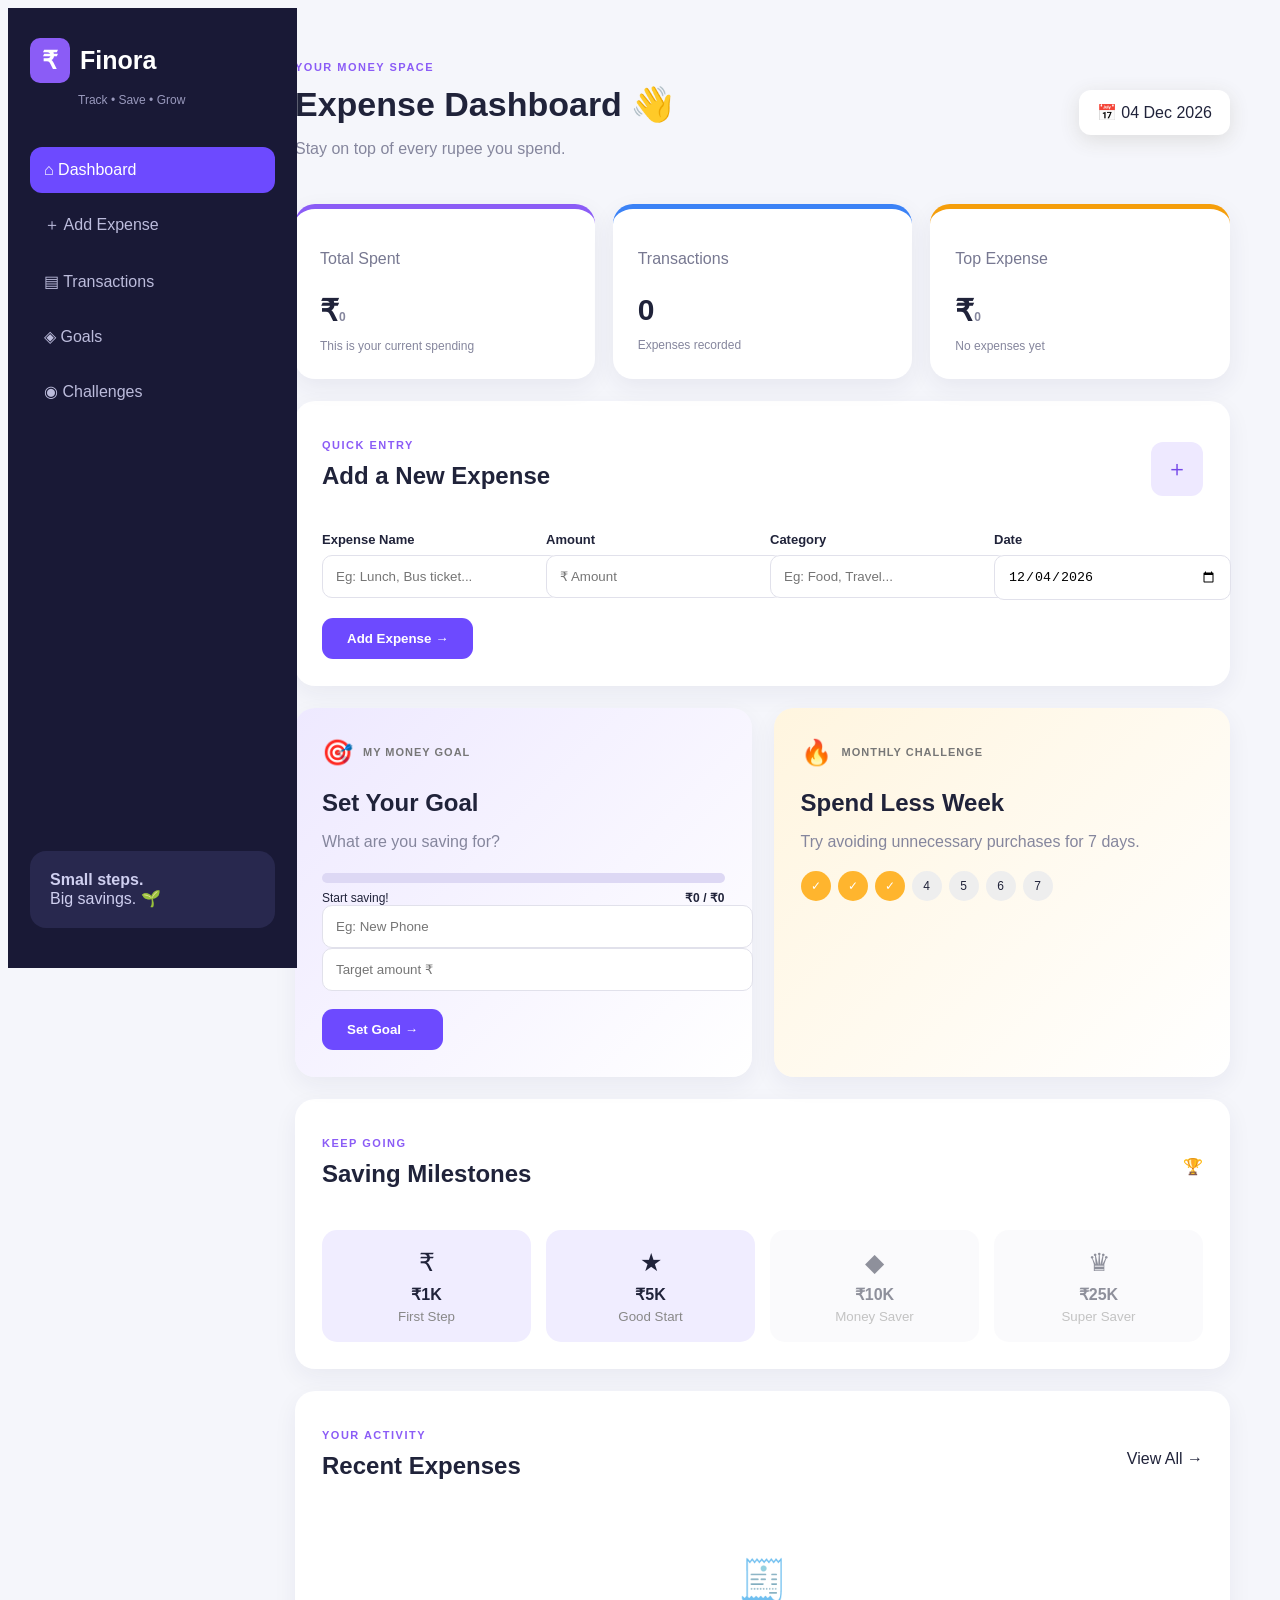
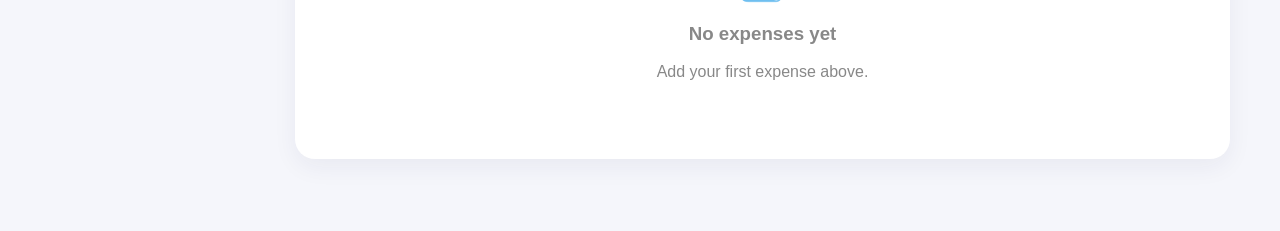
<file: index.html>
<!DOCTYPE html>
<html lang="en">
<head>
    <meta charset="UTF-8">
    <meta name="viewport" content="width=device-width, initial-scale=1.0">
    <title>Finora - Expense Tracker</title>
    <link rel="stylesheet" href="static/style.css">
</head>

<body>

<div class="app">

    <!-- SIDEBAR -->
    <aside class="sidebar">
        <div class="logo">
            <span>₹</span>
            Finora
        </div>

        <p class="tagline">Track • Save • Grow</p>

        <nav>
            <a class="active" href="#dashboard">⌂ Dashboard</a>
            <a href="#add-expense">＋ Add Expense</a>
            <a href="#transactions">▤ Transactions</a>
            <a href="#goal">◈ Goals</a>
            <a href="#challenge">◉ Challenges</a>
        </nav>

        <div class="side-note">
            <strong>Small steps.</strong>
            <br>
            Big savings. 🌱
        </div>
    </aside>


    <!-- MAIN -->
    <main class="main" id="dashboard">

        <header>
            <div>
                <p class="welcome">YOUR MONEY SPACE</p>

                <h1>Expense Dashboard 👋</h1>

                <p class="subtitle">
                    Stay on top of every rupee you spend.
                </p>
            </div>

            <div class="date-box">
                📅 <span id="today"></span>
            </div>
        </header>


        <!-- SUMMARY -->
        <section class="summary">

            <div class="stat purple">
                <p>Total Spent</p>
                <h2>₹<span id="total">0</span></h2>
                <span>This is your current spending</span>
            </div>

            <div class="stat blue">
                <p>Transactions</p>
                <h2 id="count">0</h2>
                <span>Expenses recorded</span>
            </div>

            <div class="stat orange">
                <p>Top Expense</p>
                <h2>₹<span id="topAmount">0</span></h2>
                <span id="topName">No expenses yet</span>
            </div>

        </section>


        <!-- ADD EXPENSE -->
        <section class="add-card" id="add-expense">

            <div class="section-heading">
                <div>
                    <p class="small-label">QUICK ENTRY</p>
                    <h2>Add a New Expense</h2>
                </div>

                <span class="icon">＋</span>
            </div>

            <form id="expenseForm">

                <div class="form-grid">

                    <div>
                        <label>Expense Name</label>
                        <input
                            type="text"
                            id="expenseName"
                            placeholder="Eg: Lunch, Bus ticket..."
                            required
                        >
                    </div>

                    <div>
                        <label>Amount</label>
                        <input
                            type="number"
                            id="expenseAmount"
                            placeholder="₹ Amount"
                            min="1"
                            required
                        >
                    </div>

                    <div>
                        <label>Category</label>
                        <input
                            type="text"
                            id="expenseCategory"
                            placeholder="Eg: Food, Travel..."
                            required
                        >
                    </div>

                    <div>
                        <label>Date</label>
                        <input
                            type="date"
                            id="expenseDate"
                            required
                        >
                    </div>

                </div>

                <button type="submit">
                    Add Expense →
                </button>

            </form>

        </section>


        <!-- GOAL + CHALLENGE -->
        <section class="two-column">

            <!-- GOAL -->
            <div class="goal-card" id="goal">

                <div class="card-top">
                    <span>🎯</span>
                    <p>MY MONEY GOAL</p>
                </div>

                <h2 id="goalTitle">Set Your Goal</h2>

                <p class="muted" id="goalQuestion">
                    What are you saving for?
                </p>

                <div class="progress">
                    <div id="progressBar"></div>
                </div>

                <div class="progress-text">
                    <span id="progressMessage">Start saving!</span>
                    <strong>
                        ₹<span id="savedAmount">0</span> /
                        ₹<span id="goalTarget">0</span>
                    </strong>
                </div>

                <form id="goalForm">

                    <input
                        type="text"
                        id="goalName"
                        placeholder="Eg: New Phone"
                        required
                    >

                    <input
                        type="number"
                        id="goalTargetInput"
                        placeholder="Target amount ₹"
                        min="1"
                        required
                    >

                    <button type="submit">
                        Set Goal →
                    </button>

                </form>

            </div>


            <!-- CHALLENGE -->
            <div class="challenge-card" id="challenge">

                <div class="card-top">
                    <span>🔥</span>
                    <p>MONTHLY CHALLENGE</p>
                </div>

                <h2>Spend Less Week</h2>

                <p class="muted">
                    Try avoiding unnecessary purchases for 7 days.
                </p>

                <div class="days">
                    <span>✓</span>
                    <span>✓</span>
                    <span>✓</span>
                    <span>4</span>
                    <span>5</span>
                    <span>6</span>
                    <span>7</span>
                </div>

            </div>

        </section>


        <!-- SAVING MILESTONES -->
        <section class="milestone-card">

            <div class="section-heading">

                <div>
                    <p class="small-label">KEEP GOING</p>
                    <h2>Saving Milestones</h2>
                </div>

                <span>🏆</span>

            </div>

            <div class="milestones">

                <div class="milestone unlocked">
                    <div>₹</div>
                    <strong>₹1K</strong>
                    <small>First Step</small>
                </div>

                <div class="milestone unlocked">
                    <div>★</div>
                    <strong>₹5K</strong>
                    <small>Good Start</small>
                </div>

                <div class="milestone">
                    <div>◆</div>
                    <strong>₹10K</strong>
                    <small>Money Saver</small>
                </div>

                <div class="milestone">
                    <div>♛</div>
                    <strong>₹25K</strong>
                    <small>Super Saver</small>
                </div>

            </div>

        </section>


        <!-- TRANSACTIONS -->
        <section class="transactions" id="transactions">

            <div class="section-heading">

                <div>
                    <p class="small-label">YOUR ACTIVITY</p>
                    <h2>Recent Expenses</h2>
                </div>

                <span>View All →</span>

            </div>

            <div id="transactionList">

                <div class="empty">
                    <div>🧾</div>
                    <h3>No expenses yet</h3>
                    <p>Add your first expense above.</p>
                </div>

            </div>

        </section>

    </main>

</div>


<script>

    // DATE
    const todayElement = document.getElementById("today");
    const now = new Date();

    todayElement.textContent = now.toLocaleDateString("en-IN", {
        day: "2-digit",
        month: "short",
        year: "numeric"
    });

    document.getElementById("expenseDate").value =
        new Date().toISOString().split("T")[0];


    // DATA
    let expenses = JSON.parse(
        localStorage.getItem("finoraExpenses") || "[]"
    );

    let goal = JSON.parse(
        localStorage.getItem("finoraGoal") || "null"
    );


    // ELEMENTS
    const totalEl = document.getElementById("total");
    const countEl = document.getElementById("count");
    const topAmountEl = document.getElementById("topAmount");
    const topNameEl = document.getElementById("topName");
    const transactionList = document.getElementById("transactionList");

    const goalTitle = document.getElementById("goalTitle");
    const goalQuestion = document.getElementById("goalQuestion");
    const goalTargetEl = document.getElementById("goalTarget");
    const goalNameInput = document.getElementById("goalName");
    const goalTargetInput = document.getElementById("goalTargetInput");
    const progressBar = document.getElementById("progressBar");
    const progressMessage = document.getElementById("progressMessage");


    // SAVE EXPENSES
    function saveExpenses() {
        localStorage.setItem(
            "finoraExpenses",
            JSON.stringify(expenses)
        );
    }


    // RENDER EXPENSES
    function renderExpenses() {

        if (expenses.length === 0) {

            transactionList.innerHTML = `
                <div class="empty">
                    <div>🧾</div>
                    <h3>No expenses yet</h3>
                    <p>Add your first expense above.</p>
                </div>
            `;

        } else {

            transactionList.innerHTML = "";

            [...expenses].reverse().forEach(expense => {

                const item = document.createElement("div");
                item.className = "transaction";

                item.innerHTML = `
                    <div class="transaction-icon">₹</div>

                    <div class="transaction-info">
                        <strong>${escapeHtml(expense.name)}</strong>
                        <small>
                            ${escapeHtml(expense.category)}
                            •
                            ${escapeHtml(expense.date)}
                        </small>
                    </div>

                    <strong class="amount">
                        - ₹${Number(expense.amount).toLocaleString("en-IN")}
                    </strong>
                `;

                transactionList.appendChild(item);
            });
        }


        const total = expenses.reduce(
            (sum, item) => sum + Number(item.amount),
            0
        );

        totalEl.textContent = total.toLocaleString("en-IN");

        countEl.textContent = expenses.length;


        if (expenses.length > 0) {

            const biggest = [...expenses].sort(
                (a, b) => Number(b.amount) - Number(a.amount)
            )[0];

            topAmountEl.textContent =
                Number(biggest.amount).toLocaleString("en-IN");

            topNameEl.textContent = biggest.name;

        } else {

            topAmountEl.textContent = "0";
            topNameEl.textContent = "No expenses yet";
        }

        updateGoal();
    }


    // ADD EXPENSE
    document.getElementById("expenseForm").addEventListener(
        "submit",
        function(event) {

            event.preventDefault();

            const newExpense = {

                name:
                    document.getElementById("expenseName").value.trim(),

                amount:
                    Number(document.getElementById("expenseAmount").value),

                category:
                    document.getElementById("expenseCategory").value.trim(),

                date:
                    document.getElementById("expenseDate").value
            };

            expenses.push(newExpense);

            saveExpenses();

            this.reset();

            document.getElementById("expenseDate").value =
                new Date().toISOString().split("T")[0];

            renderExpenses();
        }
    );


    // SAVE GOAL
    document.getElementById("goalForm").addEventListener(
        "submit",
        function(event) {

            event.preventDefault();

            goal = {

                name:
                    goalNameInput.value.trim(),

                target:
                    Number(goalTargetInput.value)
            };

            localStorage.setItem(
                "finoraGoal",
                JSON.stringify(goal)
            );

            updateGoal();
        }
    );


    // GOAL UPDATE
    function updateGoal() {

        if (!goal || !goal.name || !goal.target) {

            goalTitle.textContent = "Set Your Goal";

            goalQuestion.textContent =
                "What are you saving for?";

            goalTargetEl.textContent = "0";

            progressBar.style.width = "0%";

            progressMessage.textContent =
                "Start saving!";

            return;
        }


        goalTitle.textContent = goal.name;

        goalQuestion.textContent =
            "Target: ₹" +
            Number(goal.target).toLocaleString("en-IN");

        goalTargetEl.textContent =
            Number(goal.target).toLocaleString("en-IN");


        const totalSpent = expenses.reduce(
            (sum, item) => sum + Number(item.amount),
            0
        );


        const progress =
            Math.min((totalSpent / goal.target) * 100, 100);

        progressBar.style.width = progress + "%";


        if (progress >= 100) {

            progressMessage.textContent =
                "Goal reached! 🎉";

        } else {

            progressMessage.textContent =
                "Keep going!";
        }

    }


    // BASIC HTML SAFETY
    function escapeHtml(value) {

        return String(value)
            .replaceAll("&", "&amp;")
            .replaceAll("<", "&lt;")
            .replaceAll(">", "&gt;")
            .replaceAll('"', "&quot;")
            .replaceAll("'", "&#039;");
    }


    // START
    renderExpenses();

</script>

</body>
</html>
</file>
<file: static/style.css>
. {
    box-sizing: border-box;
    margin: 0;
    padding: 0;
}

body {
    font-family: Arial, sans-serif;
    background: #f5f6fb;
    color: #20233a;
}

.app {
    display: flex;
    min-height: 100vh;
}


/* SIDEBAR */

.sidebar {
    width: 245px;
    background: #191936;
    color: white;
    padding: 30px 22px;
    position: fixed;
    height: 100vh;
}

.logo {
    font-size: 25px;
    font-weight: bold;
    display: flex;
    align-items: center;
    gap: 10px;
}

.logo span {
    background: #8b5cf6;
    padding: 8px 12px;
    border-radius: 10px;
}

.tagline {
    color: #9999bd;
    font-size: 12px;
    margin: 10px 0 40px 48px;
}

nav a {
    display: block;
    padding: 14px;
    margin: 8px 0;
    border-radius: 12px;
    color: #bcbcdc;
    text-decoration: none;
    cursor: pointer;
}

nav a.active,
nav a:hover {
    background: #6d4aff;
    color: white;
}

.side-note {
    position: absolute;
    bottom: 40px;
    left: 22px;
    right: 22px;
    background: #28284e;
    padding: 20px;
    border-radius: 16px;
    color: #cfcff0;
}


/* MAIN */

.main {
    margin-left: 245px;
    width: calc(100% - 245px);
    padding: 42px;
    max-width: 1400px;
}

header {
    display: flex;
    justify-content: space-between;
    align-items: center;
    margin-bottom: 30px;
}

.welcome,
.small-label {
    font-size: 11px;
    letter-spacing: 1.5px;
    color: #8b5cf6;
    font-weight: bold;
}

h1 {
    font-size: 34px;
    margin: 7px 0;
}

.subtitle,
.muted {
    color: #85869d;
}

.date-box {
    background: white;
    padding: 13px 18px;
    border-radius: 12px;
    box-shadow: 0 5px 20px #ddd;
}


/* SUMMARY */

.summary {
    display: grid;
    grid-template-columns: repeat(3, 1fr);
    gap: 18px;
    margin-bottom: 22px;
}

.stat {
    padding: 25px;
    border-radius: 20px;
    background: white;
    box-shadow: 0 8px 25px rgba(40, 40, 80, 0.07);
}

.stat p {
    color: #777891;
    margin-bottom: 12px;
}

.stat h2 {
    font-size: 30px;
    margin-bottom: 8px;
}

.stat span {
    font-size: 12px;
    color: #85869d;
}

.purple {
    border-top: 5px solid #8b5cf6;
}

.blue {
    border-top: 5px solid #3b82f6;
}

.orange {
    border-top: 5px solid #f59e0b;
}


/* COMMON CARD */

.add-card,
.goal-card,
.challenge-card,
.milestone-card,
.transactions {
    background: white;
    border-radius: 20px;
    padding: 27px;
    box-shadow: 0 8px 25px rgba(40, 40, 80, 0.06);
    margin-bottom: 22px;
}

.section-heading {
    display: flex;
    justify-content: space-between;
    align-items: center;
    margin-bottom: 22px;
}

.section-heading h2 {
    margin-top: 5px;
}

.icon {
    background: #eee9ff;
    color: #7447e8;
    padding: 12px 15px;
    border-radius: 12px;
    font-size: 22px;
}


/* FORM */

.form-grid {
    display: grid;
    grid-template-columns: repeat(4, 1fr);
    gap: 15px;
}

label {
    display: block;
    font-size: 13px;
    font-weight: bold;
    margin-bottom: 8px;
}

input {
    width: 100%;
    padding: 13px;
    border: 1px solid #e1e1eb;
    border-radius: 10px;
    outline: none;
}

input:focus {
    border-color: #8b5cf6;
}

button {
    margin-top: 18px;
    background: #6d4aff;
    color: white;
    border: none;
    padding: 13px 25px;
    border-radius: 11px;
    font-weight: bold;
    cursor: pointer;
}

button:hover {
    background: #5936df;
}


/* GOALS */

.two-column {
    display: grid;
    grid-template-columns: 1fr 1fr;
    gap: 22px;
}

.goal-card {
    background: linear-gradient(135deg, #eee9ff, #ffffff);
}

.challenge-card {
    background: linear-gradient(135deg, #fff5df, #ffffff);
}

.card-top {
    display: flex;
    gap: 10px;
    align-items: center;
    margin-bottom: 18px;
}

.card-top span {
    font-size: 25px;
}

.card-top p {
    font-size: 11px;
    font-weight: bold;
    color: #777;
    letter-spacing: 1px;
}

.goal-card h2,
.challenge-card h2 {
    margin-bottom: 8px;
}

.progress {
    height: 10px;
    background: #ddd8f4;
    border-radius: 10px;
    margin-top: 22px;
    overflow: hidden;
}

.progress div {
    width: 25%;
    height: 100%;
    background: #7652e8;
}

.progress-text {
    display: flex;
    justify-content: space-between;
    margin-top: 8px;
    font-size: 12px;
}

.days {
    display: flex;
    gap: 7px;
    margin-top: 20px;
}

.days span {
    width: 30px;
    height: 30px;
    display: flex;
    justify-content: center;
    align-items: center;
    border-radius: 50%;
    background: #eee;
    font-size: 12px;
}

.days span:nth-child(-n+3) {
    background: #ffb52e;
    color: white;
}


/* MILESTONES */

.milestones {
    display: grid;
    grid-template-columns: repeat(4, 1fr);
    gap: 15px;
}

.milestone {
    text-align: center;
    padding: 18px;
    background: #f6f6fa;
    border-radius: 15px;
    opacity: .5;
}

.milestone.unlocked {
    opacity: 1;
    background: #f0edff;
}

.milestone div {
    font-size: 25px;
    margin-bottom: 8px;
}

.milestone strong,
.milestone small {
    display: block;
}

.milestone small {
    color: #888;
    margin-top: 5px;
}


/* TRANSACTIONS */

.transaction {
    display: flex;
    align-items: center;
    padding: 15px 5px;
    border-bottom: 1px solid #eee;
}

.transaction-icon {
    width: 43px;
    height: 43px;
    border-radius: 12px;
    background: #eee9ff;
    color: #7045df;
    display: flex;
    justify-content: center;
    align-items: center;
    margin-right: 14px;
    font-weight: bold;
}

.transaction-info {
    flex: 1;
}

.transaction-info strong,
.transaction-info small {
    display: block;
}

.transaction-info small {
    color: #999;
    margin-top: 5px;
}

.amount {
    color: #ef476f;
}

.empty {
    text-align: center;
    padding: 35px;
    color: #888;
}

.empty div {
    font-size: 40px;
    margin-bottom: 10px;
}


/* MOBILE */

@media (max-width: 900px) {

    .sidebar {
        display: none;
    }

    .main {
        margin-left: 0;
        width: 100%;
        padding: 20px;
    }

    .summary,
    .two-column {
        grid-template-columns: 1fr;
    }

    .form-grid {
        grid-template-columns: 1fr 1fr;
    }

    .milestones {
        grid-template-columns: 1fr 1fr;
    }

    header {
        gap: 15px;
    }

    h1 {
        font-size: 25px;
    }
}

@media (max-width: 550px) {

    .form-grid {
        grid-template-columns: 1fr;
    }

    .date-box {
        display: none;
    }
}
</file>
